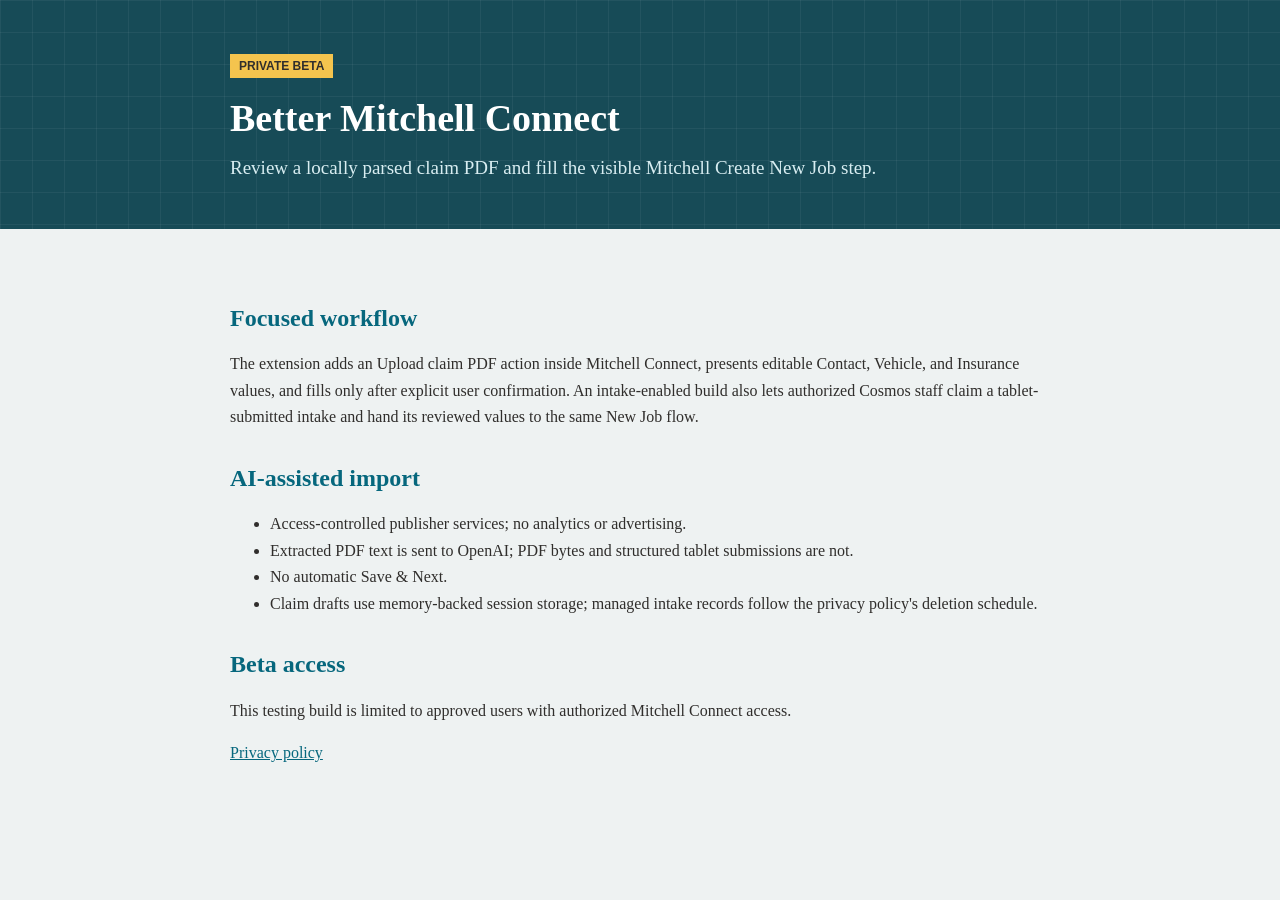
<file: index.html>
<!doctype html>
<html lang="en">
  <head>
    <meta charset="UTF-8" />
    <meta name="viewport" content="width=device-width, initial-scale=1.0" />
    <title>Better Mitchell Connect BETA</title>
    <style>
      :root { color: #302e2c; background: #eef2f2; font-family: Georgia, serif; }
      * { box-sizing: border-box; letter-spacing: 0; }
      body { margin: 0; }
      header { padding: 54px 24px 46px; background-color: #174b57; color: white; background-image: linear-gradient(rgba(255,255,255,.05) 1px, transparent 1px), linear-gradient(90deg, rgba(255,255,255,.05) 1px, transparent 1px); background-size: 32px 32px; }
      header div, main { width: min(820px, calc(100% - 40px)); margin: 0 auto; }
      h1 { margin: 0; font-size: 38px; }
      .beta { display: inline-block; margin-bottom: 18px; padding: 5px 9px; background: #f4c44e; color: #302e2c; font: bold 12px sans-serif; }
      header p { max-width: 650px; margin: 14px 0 0; color: #d8edf1; font-size: 19px; line-height: 1.5; }
      main { padding: 42px 0 70px; }
      h2 { margin-top: 34px; color: #06677d; }
      p, li { font-size: 16px; line-height: 1.65; }
      a { color: #06677d; }
    </style>
  </head>
  <body>
    <header><div><span class="beta">PRIVATE BETA</span><h1>Better Mitchell Connect</h1><p>Review a locally parsed claim PDF and fill the visible Mitchell Create New Job step.</p></div></header>
    <main>
      <h2>Focused workflow</h2>
      <p>The extension adds an Upload claim PDF action inside Mitchell Connect, presents editable Contact, Vehicle, and Insurance values, and fills only after explicit user confirmation. An intake-enabled build also lets authorized Cosmos staff claim a tablet-submitted intake and hand its reviewed values to the same New Job flow.</p>
      <h2>AI-assisted import</h2>
      <ul><li>Access-controlled publisher services; no analytics or advertising.</li><li>Extracted PDF text is sent to OpenAI; PDF bytes and structured tablet submissions are not.</li><li>No automatic Save &amp; Next.</li><li>Claim drafts use memory-backed session storage; managed intake records follow the privacy policy's deletion schedule.</li></ul>
      <h2>Beta access</h2>
      <p>This testing build is limited to approved users with authorized Mitchell Connect access.</p>
      <p><a href="privacy-policy.html">Privacy policy</a></p>
    </main>
  </body>
</html>
</file>
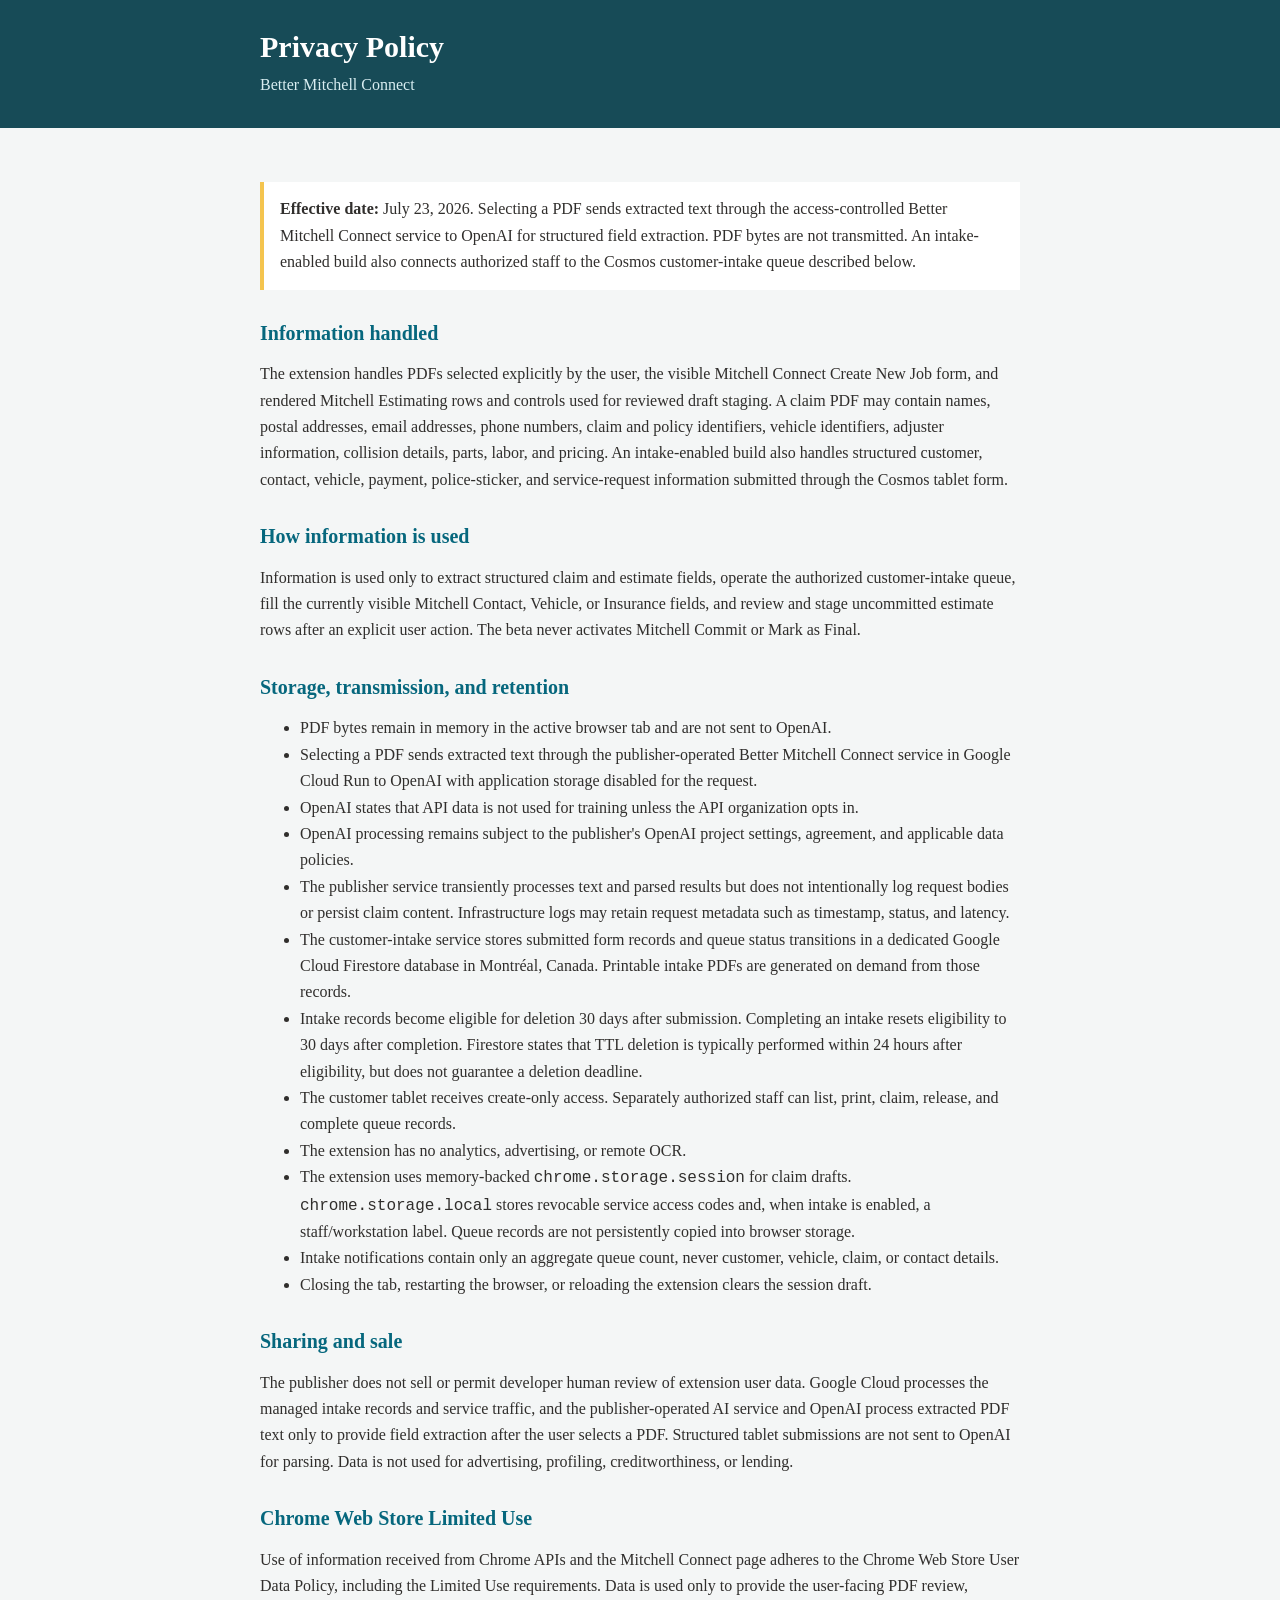
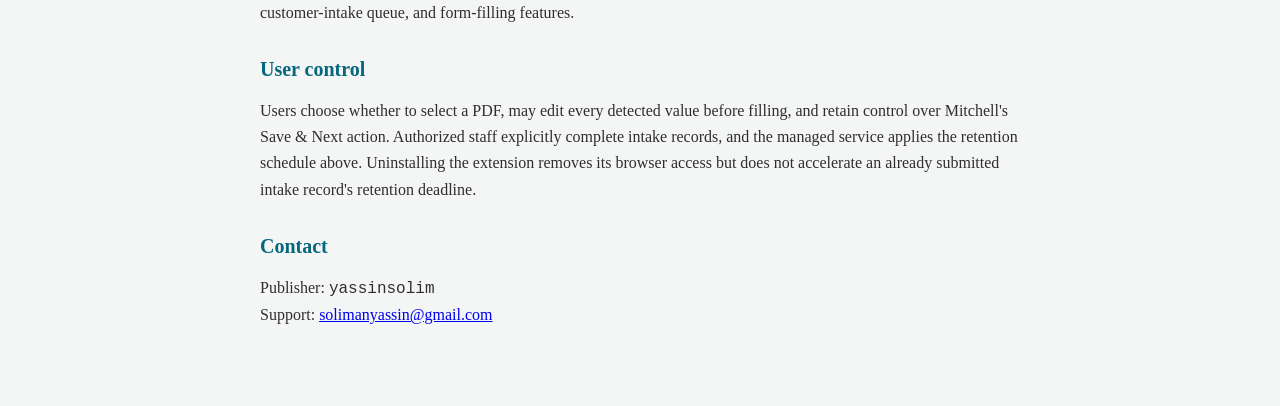
<file: privacy-policy.html>
<!doctype html>
<html lang="en">
  <head>
    <meta charset="UTF-8" />
    <meta name="viewport" content="width=device-width, initial-scale=1.0" />
    <title>Better Mitchell Connect - Privacy Policy</title>
    <link rel="stylesheet" href="privacy-policy.css" />
  </head>
  <body>
    <header><div><h1>Privacy Policy</h1><p>Better Mitchell Connect</p></div></header>
    <main>
      <p class="notice"><strong>Effective date:</strong> July 23, 2026. Selecting a PDF sends extracted text through the access-controlled Better Mitchell Connect service to OpenAI for structured field extraction. PDF bytes are not transmitted. An intake-enabled build also connects authorized staff to the Cosmos customer-intake queue described below.</p>
      <h2>Information handled</h2>
      <p>The extension handles PDFs selected explicitly by the user, the visible Mitchell Connect Create New Job form, and rendered Mitchell Estimating rows and controls used for reviewed draft staging. A claim PDF may contain names, postal addresses, email addresses, phone numbers, claim and policy identifiers, vehicle identifiers, adjuster information, collision details, parts, labor, and pricing. An intake-enabled build also handles structured customer, contact, vehicle, payment, police-sticker, and service-request information submitted through the Cosmos tablet form.</p>
      <h2>How information is used</h2>
      <p>Information is used only to extract structured claim and estimate fields, operate the authorized customer-intake queue, fill the currently visible Mitchell Contact, Vehicle, or Insurance fields, and review and stage uncommitted estimate rows after an explicit user action. The beta never activates Mitchell Commit or Mark as Final.</p>
      <h2>Storage, transmission, and retention</h2>
      <ul>
        <li>PDF bytes remain in memory in the active browser tab and are not sent to OpenAI.</li>
        <li>Selecting a PDF sends extracted text through the publisher-operated Better Mitchell Connect service in Google Cloud Run to OpenAI with application storage disabled for the request.</li>
        <li>OpenAI states that API data is not used for training unless the API organization opts in.</li>
        <li>OpenAI processing remains subject to the publisher's OpenAI project settings, agreement, and applicable data policies.</li>
        <li>The publisher service transiently processes text and parsed results but does not intentionally log request bodies or persist claim content. Infrastructure logs may retain request metadata such as timestamp, status, and latency.</li>
        <li>The customer-intake service stores submitted form records and queue status transitions in a dedicated Google Cloud Firestore database in Montréal, Canada. Printable intake PDFs are generated on demand from those records.</li>
        <li>Intake records become eligible for deletion 30 days after submission. Completing an intake resets eligibility to 30 days after completion. Firestore states that TTL deletion is typically performed within 24 hours after eligibility, but does not guarantee a deletion deadline.</li>
        <li>The customer tablet receives create-only access. Separately authorized staff can list, print, claim, release, and complete queue records.</li>
        <li>The extension has no analytics, advertising, or remote OCR.</li>
        <li>The extension uses memory-backed <code>chrome.storage.session</code> for claim drafts. <code>chrome.storage.local</code> stores revocable service access codes and, when intake is enabled, a staff/workstation label. Queue records are not persistently copied into browser storage.</li>
        <li>Intake notifications contain only an aggregate queue count, never customer, vehicle, claim, or contact details.</li>
        <li>Closing the tab, restarting the browser, or reloading the extension clears the session draft.</li>
      </ul>
      <h2>Sharing and sale</h2>
      <p>The publisher does not sell or permit developer human review of extension user data. Google Cloud processes the managed intake records and service traffic, and the publisher-operated AI service and OpenAI process extracted PDF text only to provide field extraction after the user selects a PDF. Structured tablet submissions are not sent to OpenAI for parsing. Data is not used for advertising, profiling, creditworthiness, or lending.</p>
      <h2>Chrome Web Store Limited Use</h2>
      <p>Use of information received from Chrome APIs and the Mitchell Connect page adheres to the Chrome Web Store User Data Policy, including the Limited Use requirements. Data is used only to provide the user-facing PDF review, customer-intake queue, and form-filling features.</p>
      <h2>User control</h2>
      <p>Users choose whether to select a PDF, may edit every detected value before filling, and retain control over Mitchell's Save &amp; Next action. Authorized staff explicitly complete intake records, and the managed service applies the retention schedule above. Uninstalling the extension removes its browser access but does not accelerate an already submitted intake record's retention deadline.</p>
      <h2>Contact</h2>
      <p>Publisher: <code>yassinsolim</code><br />Support: <a href="mailto:solimanyassin@gmail.com">solimanyassin@gmail.com</a></p>
    </main>
  </body>
</html>
</file>
<file: privacy-policy.css>
:root {
  color: #302e2c;
  background: #f4f6f6;
  font-family: Georgia, serif;
}

* {
  box-sizing: border-box;
  letter-spacing: 0;
}

body {
  margin: 0;
}

header {
  padding: 30px 24px;
  color: white;
  background: #174b57;
}

header div,
main {
  width: min(760px, calc(100% - 40px));
  margin: 0 auto;
}

h1 {
  margin: 0;
  font-size: 30px;
}

header p {
  margin: 8px 0 0;
  color: #d8edf1;
}

main {
  padding: 38px 0 64px;
}

h2 {
  margin-top: 32px;
  color: #06677d;
  font-size: 20px;
}

p,
li {
  font-size: 16px;
  line-height: 1.65;
}

.notice {
  padding: 14px 16px;
  border-left: 4px solid #f4c44e;
  background: white;
}

code {
  font-family: ui-monospace, monospace;
}
</file>
